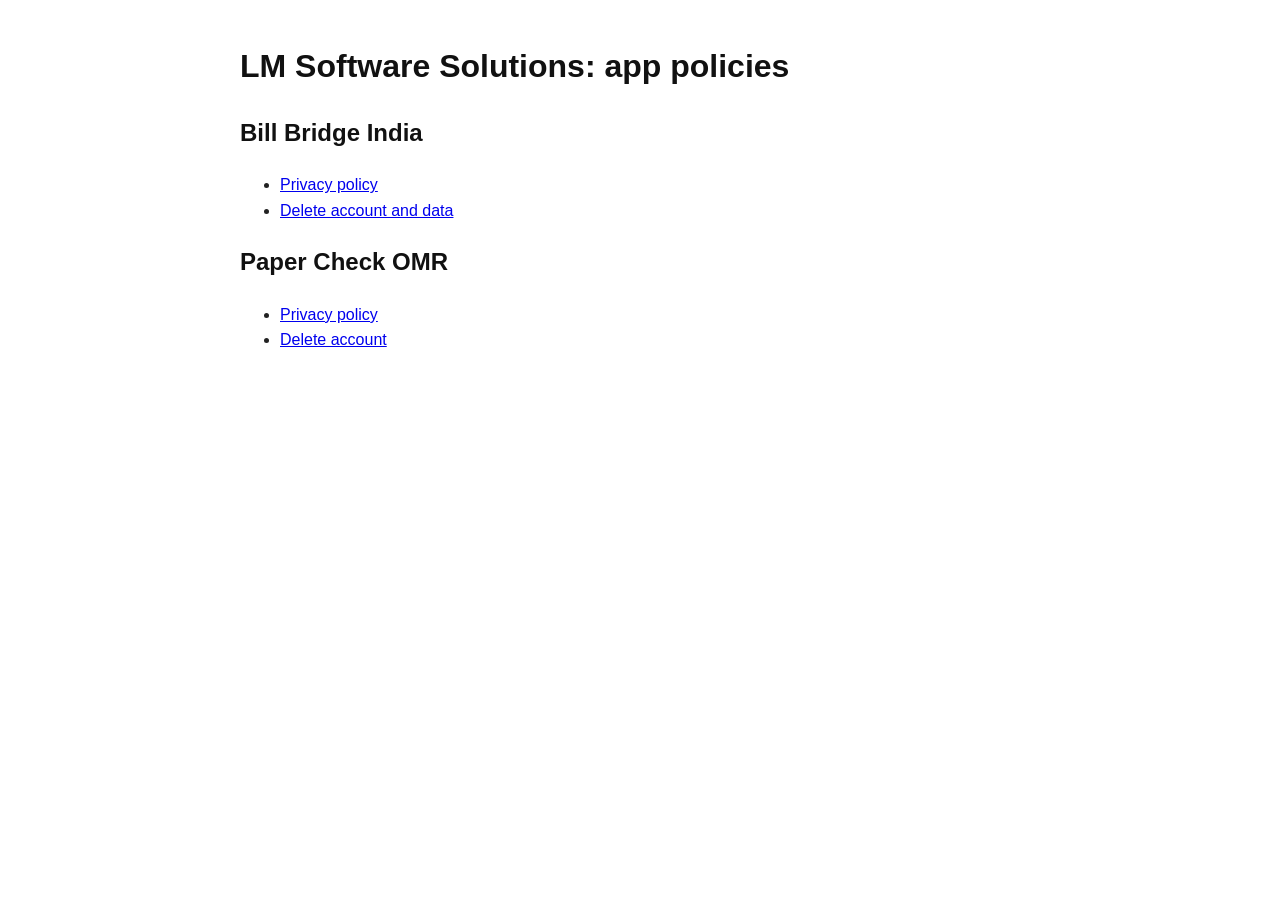
<file: index.html>
<!DOCTYPE html>
<html lang="en"><head><meta charset="UTF-8"><meta name="viewport" content="width=device-width, initial-scale=1">
<title>LM Software Solutions - App policies</title><link rel="stylesheet" href="assets/style.css"></head>
<body>
<h1>LM Software Solutions: app policies</h1>
<h2>Bill Bridge India</h2>
<ul><li><a href="billbridge/privacy.html">Privacy policy</a></li><li><a href="billbridge/delete-account.html">Delete account and data</a></li></ul>
<h2>Paper Check OMR</h2>
<ul><li><a href="privacy_policy.html">Privacy policy</a></li><li><a href="delete-account.html">Delete account</a></li></ul>
</body></html>
</file>
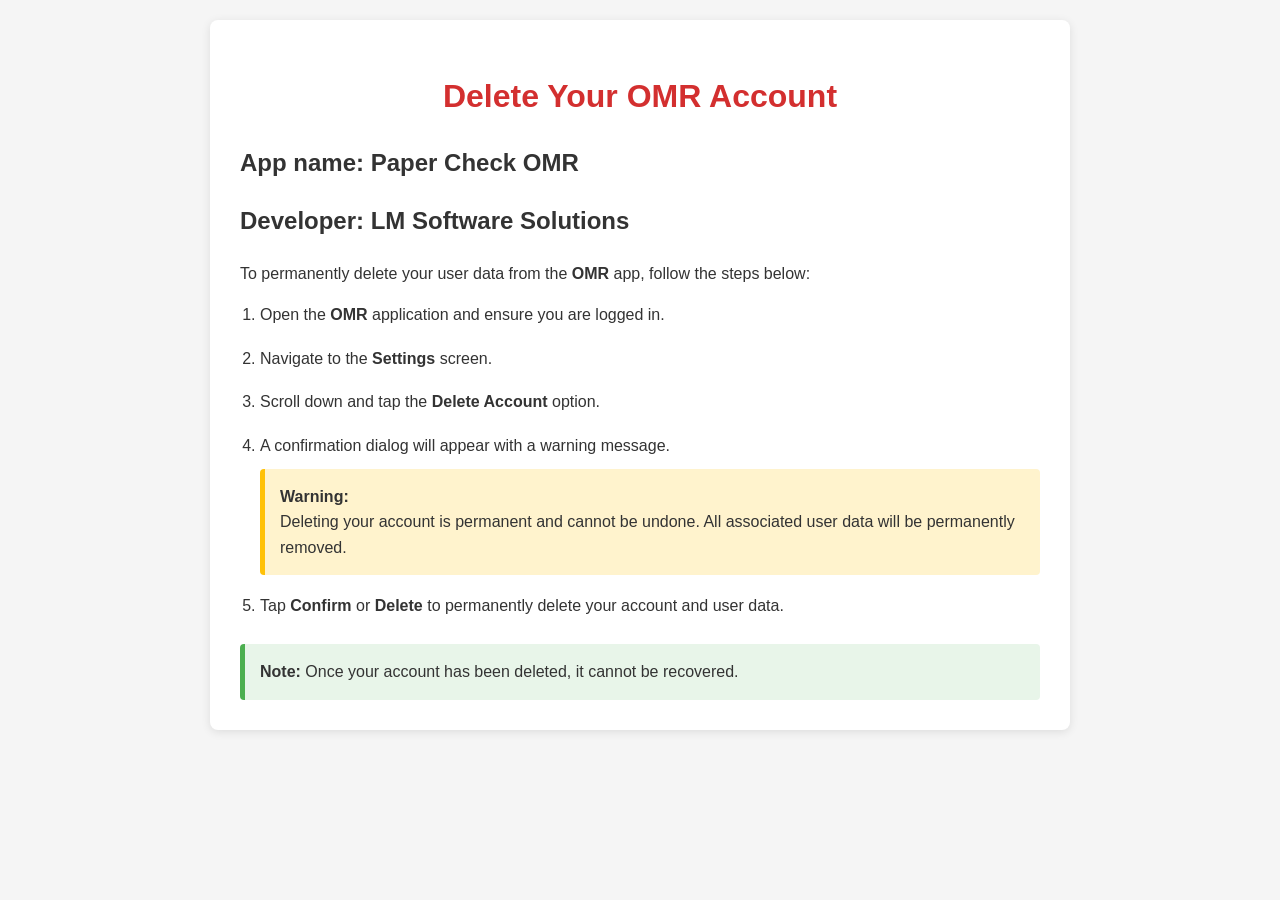
<file: delete-account.html>
<!DOCTYPE html>
<html lang="en">
<head>
    <meta charset="UTF-8">
    <meta name="viewport" content="width=device-width, initial-scale=1.0">
    <title>Delete Account - Paper Check OMR App</title>
    <style>
        body {
            font-family: Arial, Helvetica, sans-serif;
            background-color: #f5f5f5;
            color: #333;
            margin: 0;
            padding: 20px;
            line-height: 1.6;
        }

        .container {
            max-width: 800px;
            margin: 0 auto;
            background: #fff;
            padding: 30px;
            border-radius: 8px;
            box-shadow: 0 2px 10px rgba(0,0,0,0.1);
        }

        h1 {
            color: #d32f2f;
            text-align: center;
        }

        ol {
            padding-left: 20px;
        }

        li {
            margin-bottom: 18px;
        }

        .warning {
            background: #fff3cd;
            border-left: 5px solid #ffc107;
            padding: 15px;
            margin-top: 10px;
            border-radius: 4px;
        }

        .note {
            margin-top: 25px;
            padding: 15px;
            background: #e8f5e9;
            border-left: 5px solid #4caf50;
            border-radius: 4px;
        }

        @media (max-width: 600px) {
            .container {
                padding: 20px;
            }
        }
    </style>
</head>
<body>

<div class="container">
    <h1>Delete Your OMR Account</h1>
    <h2>App name: Paper Check OMR </h2>
    <h2>Developer: LM Software Solutions</h2>

    <p>
        To permanently delete your user data from the <strong>OMR</strong> app,
        follow the steps below:
    </p>

    <ol>
        <li>
            Open the <strong>OMR</strong> application and ensure you are logged in.
        </li>

        <li>
            Navigate to the <strong>Settings</strong> screen.
        </li>

        <li>
            Scroll down and tap the <strong>Delete Account</strong> option.
        </li>

        <li>
            A confirmation dialog will appear with a warning message.
            <div class="warning">
                <strong>Warning:</strong><br>
                Deleting your account is permanent and cannot be undone. All associated
                user data will be permanently removed.
            </div>
        </li>

        <li>
            Tap <strong>Confirm</strong> or <strong>Delete</strong> to permanently
            delete your account and user data.
        </li>
    </ol>

    <div class="note">
        <strong>Note:</strong> Once your account has been deleted, it cannot be recovered.
    </div>
</div>

</body>
</html>
</file>
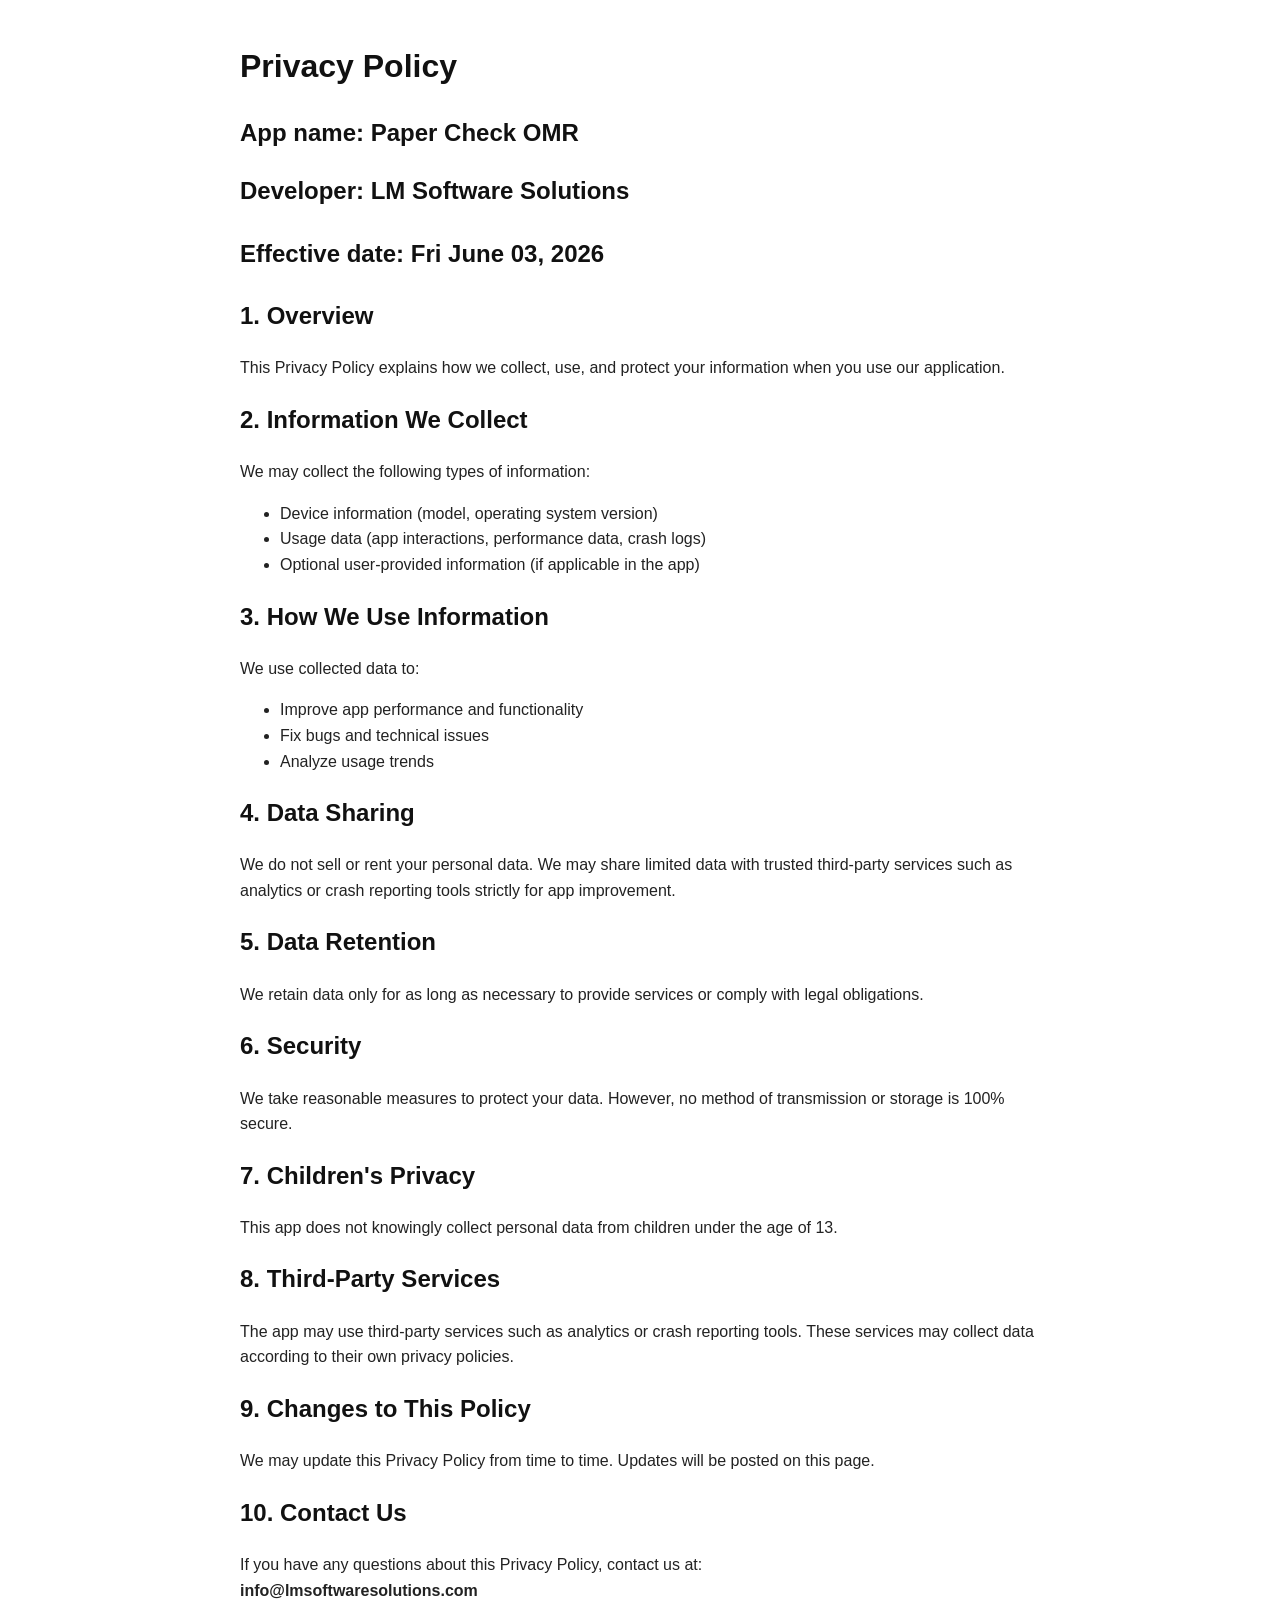
<file: privacy_policy.html>
<!DOCTYPE html>
<html lang="en">
<head>
  <meta charset="UTF-8" />
  <meta name="viewport" content="width=device-width, initial-scale=1.0" />
  <title>Privacy Policy</title>
  <style>
    body {
      font-family: Arial, sans-serif;
      line-height: 1.6;
      max-width: 800px;
      margin: auto;
      padding: 20px;
      color: #222;
    }
    h1, h2 {
      color: #111;
    }
  </style>
</head>

<body>

<h1>Privacy Policy</h1>
<h2>App name: Paper Check OMR </h2>
<h2>Developer: LM Software Solutions<h2>

<p><strong>Effective date:</strong> Fri June 03, 2026</p>

<h2>1. Overview</h2>
<p>
This Privacy Policy explains how we collect, use, and protect your information when you use our application.
</p>

<h2>2. Information We Collect</h2>
<p>We may collect the following types of information:</p>
<ul>
  <li>Device information (model, operating system version)</li>
  <li>Usage data (app interactions, performance data, crash logs)</li>
  <li>Optional user-provided information (if applicable in the app)</li>
</ul>

<h2>3. How We Use Information</h2>
<p>
We use collected data to:
</p>
<ul>
  <li>Improve app performance and functionality</li>
  <li>Fix bugs and technical issues</li>
  <li>Analyze usage trends</li>
</ul>

<h2>4. Data Sharing</h2>
<p>
We do not sell or rent your personal data. We may share limited data with trusted third-party services such as analytics or crash reporting tools strictly for app improvement.
</p>

<h2>5. Data Retention</h2>
<p>
We retain data only for as long as necessary to provide services or comply with legal obligations.
</p>

<h2>6. Security</h2>
<p>
We take reasonable measures to protect your data. However, no method of transmission or storage is 100% secure.
</p>

<h2>7. Children's Privacy</h2>
<p>
This app does not knowingly collect personal data from children under the age of 13.
</p>

<h2>8. Third-Party Services</h2>
<p>
The app may use third-party services such as analytics or crash reporting tools. These services may collect data according to their own privacy policies.
</p>

<h2>9. Changes to This Policy</h2>
<p>
We may update this Privacy Policy from time to time. Updates will be posted on this page.
</p>

<h2>10. Contact Us</h2>
<p>
If you have any questions about this Privacy Policy, contact us at:<br />
<strong>info@lmsoftwaresolutions.com</strong>
</p>

</body>
</html>
</file>
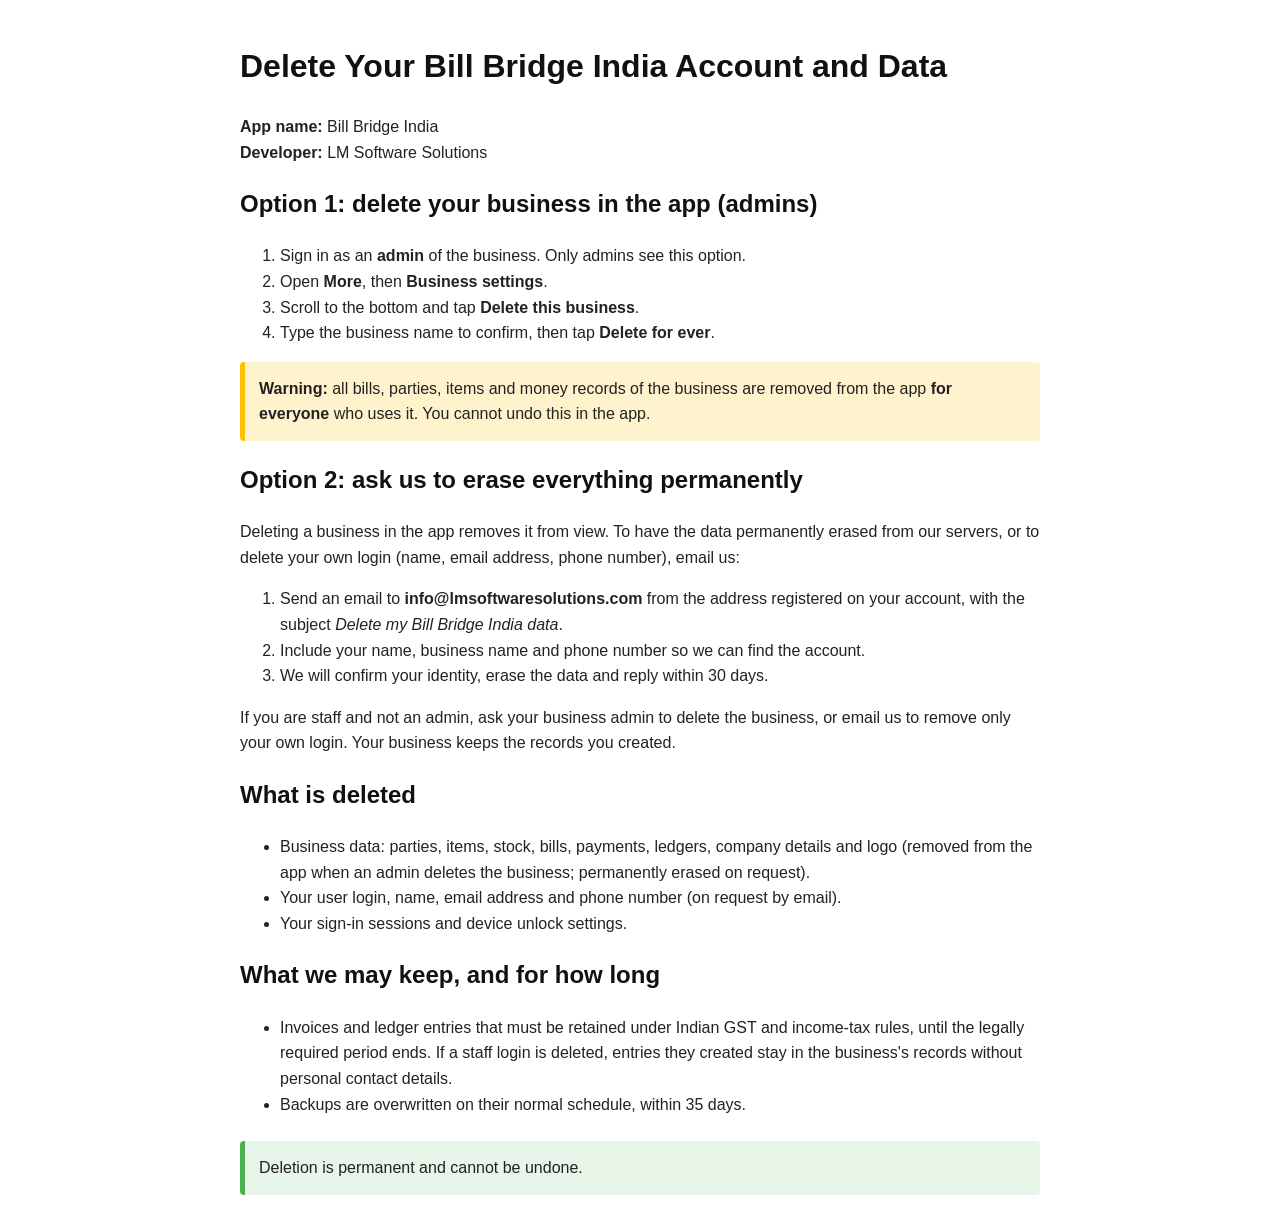
<file: billbridge/delete-account.html>
<!DOCTYPE html>
<html lang="en"><head><meta charset="UTF-8"><meta name="viewport" content="width=device-width, initial-scale=1">
<title>Delete Account - Bill Bridge India</title><link rel="stylesheet" href="../assets/style.css"></head>
<body>
<h1>Delete Your Bill Bridge India Account and Data</h1>
<p><strong>App name:</strong> Bill Bridge India<br><strong>Developer:</strong> LM Software Solutions</p>
<h2>Option 1: delete your business in the app (admins)</h2>
<ol>
<li>Sign in as an <strong>admin</strong> of the business. Only admins see this option.</li>
<li>Open <strong>More</strong>, then <strong>Business settings</strong>.</li>
<li>Scroll to the bottom and tap <strong>Delete this business</strong>.</li>
<li>Type the business name to confirm, then tap <strong>Delete for ever</strong>.</li>
</ol>
<div class="warning"><strong>Warning:</strong> all bills, parties, items and money records of the business are removed from the app <strong>for everyone</strong> who uses it. You cannot undo this in the app.</div>

<h2>Option 2: ask us to erase everything permanently</h2>
<p>Deleting a business in the app removes it from view. To have the data permanently erased from our servers, or to delete your own login (name, email address, phone number), email us:</p>
<ol>
<li>Send an email to <strong>info@lmsoftwaresolutions.com</strong> from the address registered on your account, with the subject <em>Delete my Bill Bridge India data</em>.</li>
<li>Include your name, business name and phone number so we can find the account.</li>
<li>We will confirm your identity, erase the data and reply within 30 days.</li>
</ol>
<p>If you are staff and not an admin, ask your business admin to delete the business, or email us to remove only your own login. Your business keeps the records you created.</p>
<h2>What is deleted</h2>
<ul>
<li>Business data: parties, items, stock, bills, payments, ledgers, company details and logo (removed from the app when an admin deletes the business; permanently erased on request).</li>
<li>Your user login, name, email address and phone number (on request by email).</li>
<li>Your sign-in sessions and device unlock settings.</li>
</ul>

<h2>What we may keep, and for how long</h2>
<ul>
<li>Invoices and ledger entries that must be retained under Indian GST and income-tax rules, until the legally required period ends. If a staff login is deleted, entries they created stay in the business's records without personal contact details.</li>
<li>Backups are overwritten on their normal schedule, within 35 days.</li>
</ul>

<div class="note">Deletion is permanent and cannot be undone.</div>
</body></html>
</file>
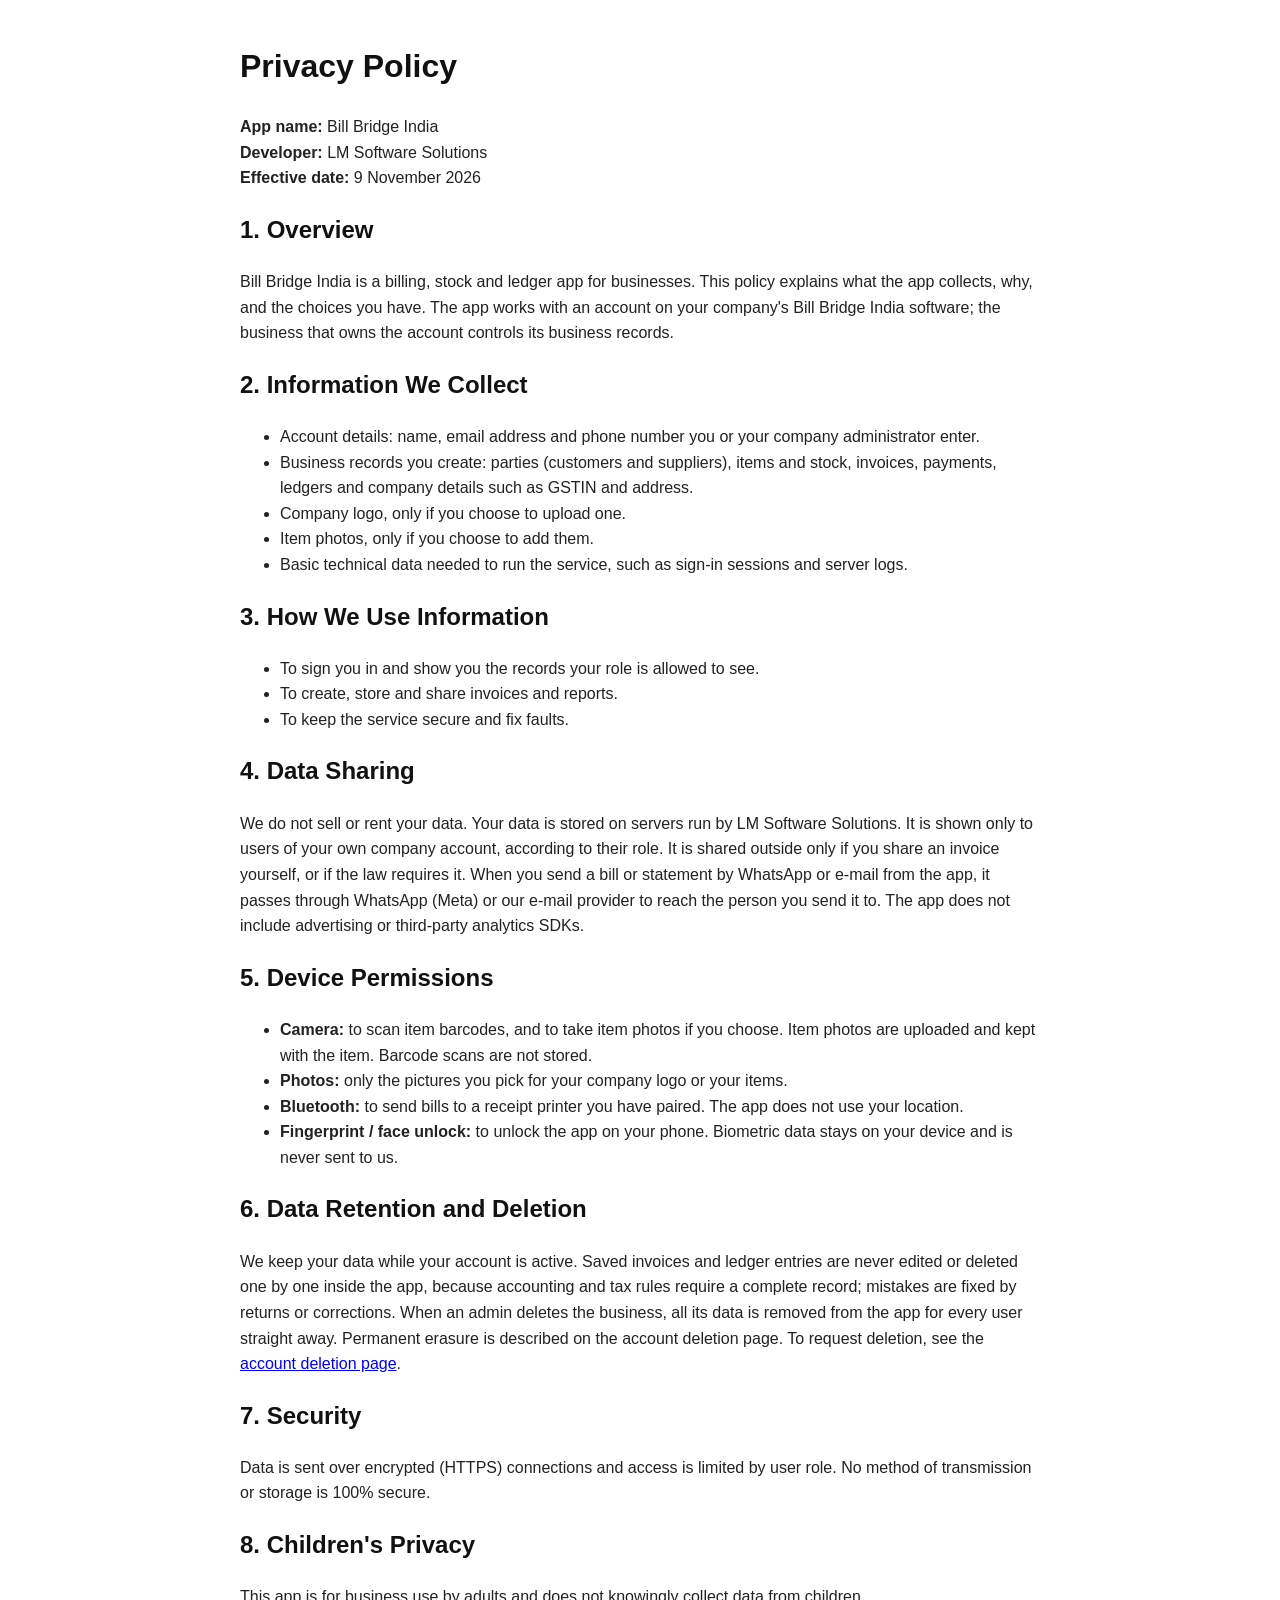
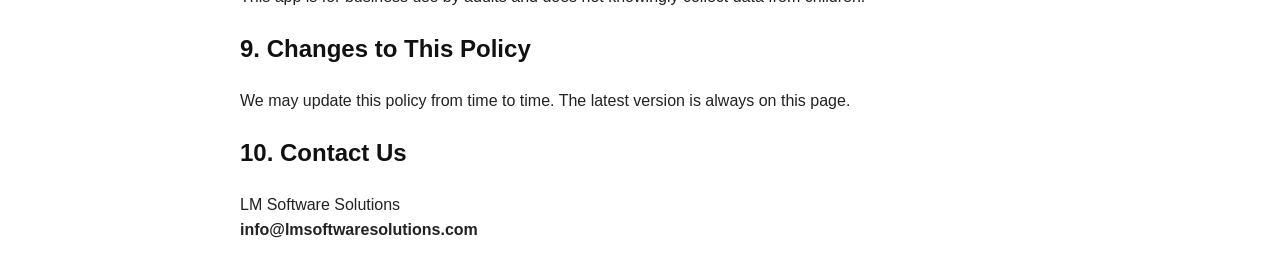
<file: billbridge/privacy.html>
<!DOCTYPE html>
<html lang="en"><head><meta charset="UTF-8"><meta name="viewport" content="width=device-width, initial-scale=1">
<title>Privacy Policy - Bill Bridge India</title><link rel="stylesheet" href="../assets/style.css"></head>
<body>
<h1>Privacy Policy</h1>
<p><strong>App name:</strong> Bill Bridge India<br><strong>Developer:</strong> LM Software Solutions<br><strong>Effective date:</strong> 9 November 2026</p>

<h2>1. Overview</h2>
<p>Bill Bridge India is a billing, stock and ledger app for businesses. This policy explains what the app collects, why, and the choices you have. The app works with an account on your company's Bill Bridge India software; the business that owns the account controls its business records.</p>

<h2>2. Information We Collect</h2>
<ul>
<li>Account details: name, email address and phone number you or your company administrator enter.</li>
<li>Business records you create: parties (customers and suppliers), items and stock, invoices, payments, ledgers and company details such as GSTIN and address.</li>
<li>Company logo, only if you choose to upload one.</li>
<li>Item photos, only if you choose to add them.</li>
<li>Basic technical data needed to run the service, such as sign-in sessions and server logs.</li>
</ul>

<h2>3. How We Use Information</h2>
<ul>
<li>To sign you in and show you the records your role is allowed to see.</li>
<li>To create, store and share invoices and reports.</li>
<li>To keep the service secure and fix faults.</li>
</ul>

<h2>4. Data Sharing</h2>
<p>We do not sell or rent your data. Your data is stored on servers run by LM Software Solutions. It is shown only to users of your own company account, according to their role. It is shared outside only if you share an invoice yourself, or if the law requires it. When you send a bill or statement by WhatsApp or e-mail from the app, it passes through WhatsApp (Meta) or our e-mail provider to reach the person you send it to. The app does not include advertising or third-party analytics SDKs.</p>

<h2>5. Device Permissions</h2>
<ul>
<li><strong>Camera:</strong> to scan item barcodes, and to take item photos if you choose. Item photos are uploaded and kept with the item. Barcode scans are not stored.</li>
<li><strong>Photos:</strong> only the pictures you pick for your company logo or your items.</li>
<li><strong>Bluetooth:</strong> to send bills to a receipt printer you have paired. The app does not use your location.</li>
<li><strong>Fingerprint / face unlock:</strong> to unlock the app on your phone. Biometric data stays on your device and is never sent to us.</li>
</ul>

<h2>6. Data Retention and Deletion</h2>
<p>We keep your data while your account is active. Saved invoices and ledger entries are never edited or deleted one by one inside the app, because accounting and tax rules require a complete record; mistakes are fixed by returns or corrections. When an admin deletes the business, all its data is removed from the app for every user straight away. Permanent erasure is described on the account deletion page. To request deletion, see the <a href="delete-account.html">account deletion page</a>.</p>

<h2>7. Security</h2>
<p>Data is sent over encrypted (HTTPS) connections and access is limited by user role. No method of transmission or storage is 100% secure.</p>

<h2>8. Children's Privacy</h2>
<p>This app is for business use by adults and does not knowingly collect data from children.</p>

<h2>9. Changes to This Policy</h2>
<p>We may update this policy from time to time. The latest version is always on this page.</p>

<h2>10. Contact Us</h2>
<p>LM Software Solutions<br><strong>info@lmsoftwaresolutions.com</strong></p>
</body></html>
</file>
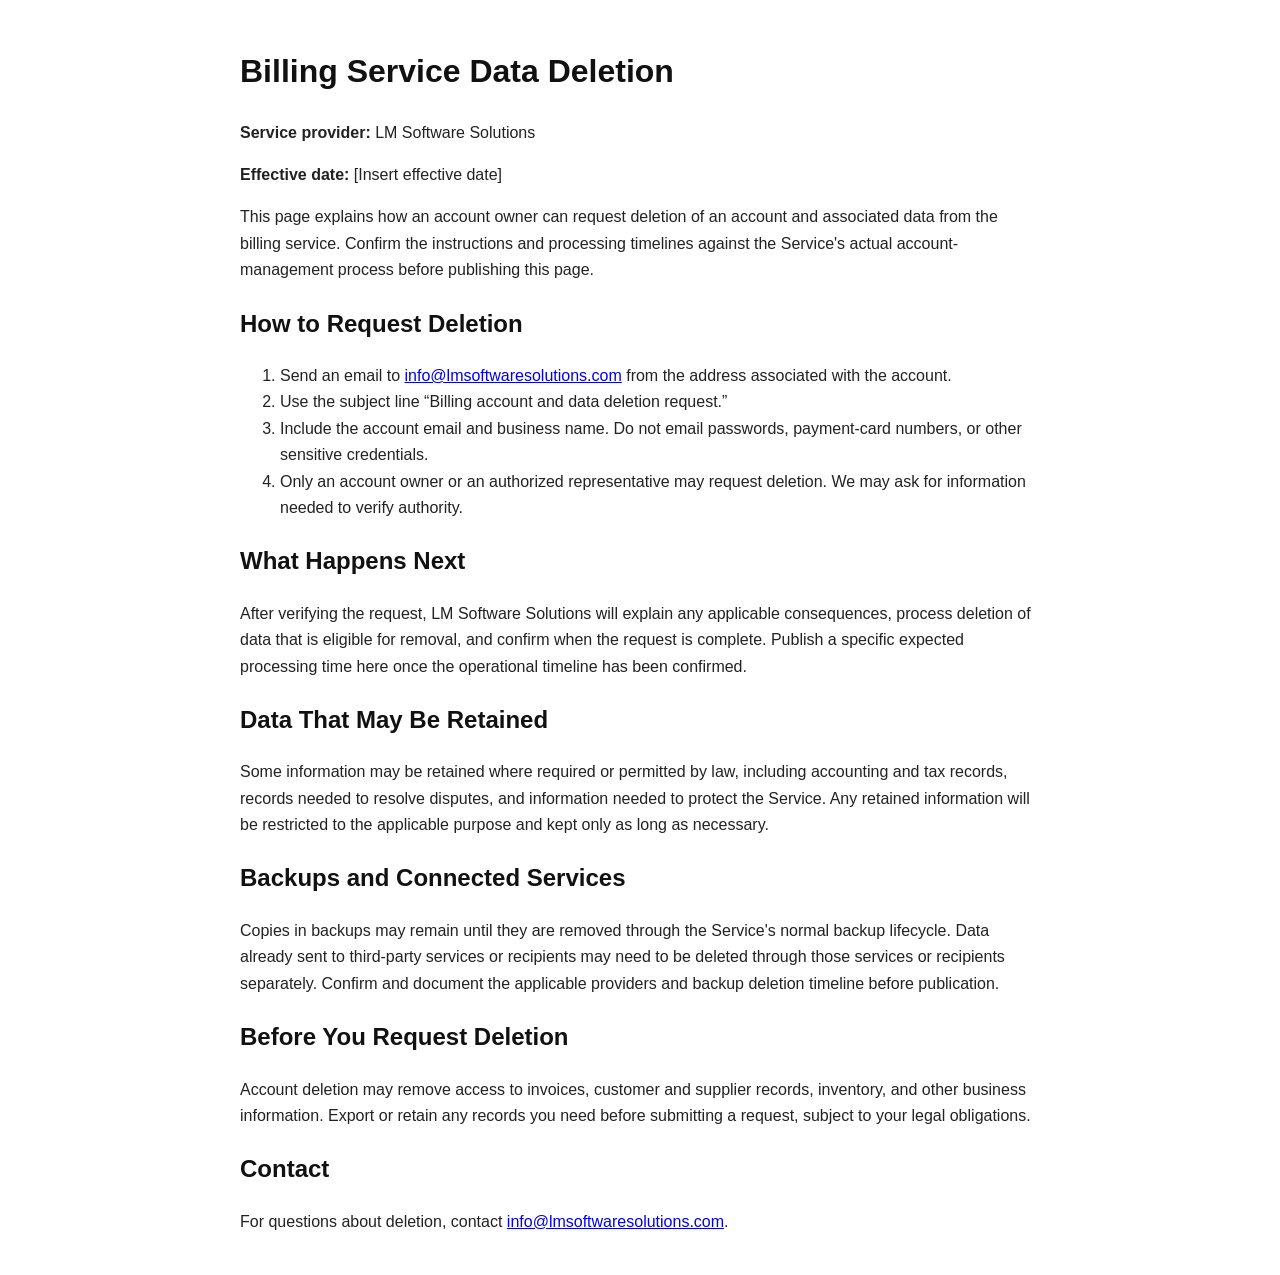
<file: billing/data_deletion.html>
<!DOCTYPE html>
<html lang="en">
<head>
  <meta charset="UTF-8" />
  <meta name="viewport" content="width=device-width, initial-scale=1.0" />
  <title>Billing Service Data Deletion</title>
  <style>
    body {
      max-width: 800px;
      margin: 0 auto;
      padding: 24px;
      color: #222;
      font-family: Arial, sans-serif;
      line-height: 1.65;
    }
    h1, h2 { color: #111; }
  </style>
</head>
<body>
  <main>
    <h1>Billing Service Data Deletion</h1>
    <p><strong>Service provider:</strong> LM Software Solutions</p>
    <p><strong>Effective date:</strong> [Insert effective date]</p>

    <p>
      This page explains how an account owner can request deletion of an account
      and associated data from the billing service. Confirm the instructions and
      processing timelines against the Service's actual account-management process
      before publishing this page.
    </p>

    <h2>How to Request Deletion</h2>
    <ol>
      <li>Send an email to <a href="mailto:info@lmsoftwaresolutions.com">info@lmsoftwaresolutions.com</a> from the address associated with the account.</li>
      <li>Use the subject line “Billing account and data deletion request.”</li>
      <li>Include the account email and business name. Do not email passwords, payment-card numbers, or other sensitive credentials.</li>
      <li>Only an account owner or an authorized representative may request deletion. We may ask for information needed to verify authority.</li>
    </ol>

    <h2>What Happens Next</h2>
    <p>After verifying the request, LM Software Solutions will explain any applicable consequences, process deletion of data that is eligible for removal, and confirm when the request is complete. Publish a specific expected processing time here once the operational timeline has been confirmed.</p>

    <h2>Data That May Be Retained</h2>
    <p>Some information may be retained where required or permitted by law, including accounting and tax records, records needed to resolve disputes, and information needed to protect the Service. Any retained information will be restricted to the applicable purpose and kept only as long as necessary.</p>

    <h2>Backups and Connected Services</h2>
    <p>Copies in backups may remain until they are removed through the Service's normal backup lifecycle. Data already sent to third-party services or recipients may need to be deleted through those services or recipients separately. Confirm and document the applicable providers and backup deletion timeline before publication.</p>

    <h2>Before You Request Deletion</h2>
    <p>Account deletion may remove access to invoices, customer and supplier records, inventory, and other business information. Export or retain any records you need before submitting a request, subject to your legal obligations.</p>

    <h2>Contact</h2>
    <p>For questions about deletion, contact <a href="mailto:info@lmsoftwaresolutions.com">info@lmsoftwaresolutions.com</a>.</p>
  </main>
</body>
</html>
</file>
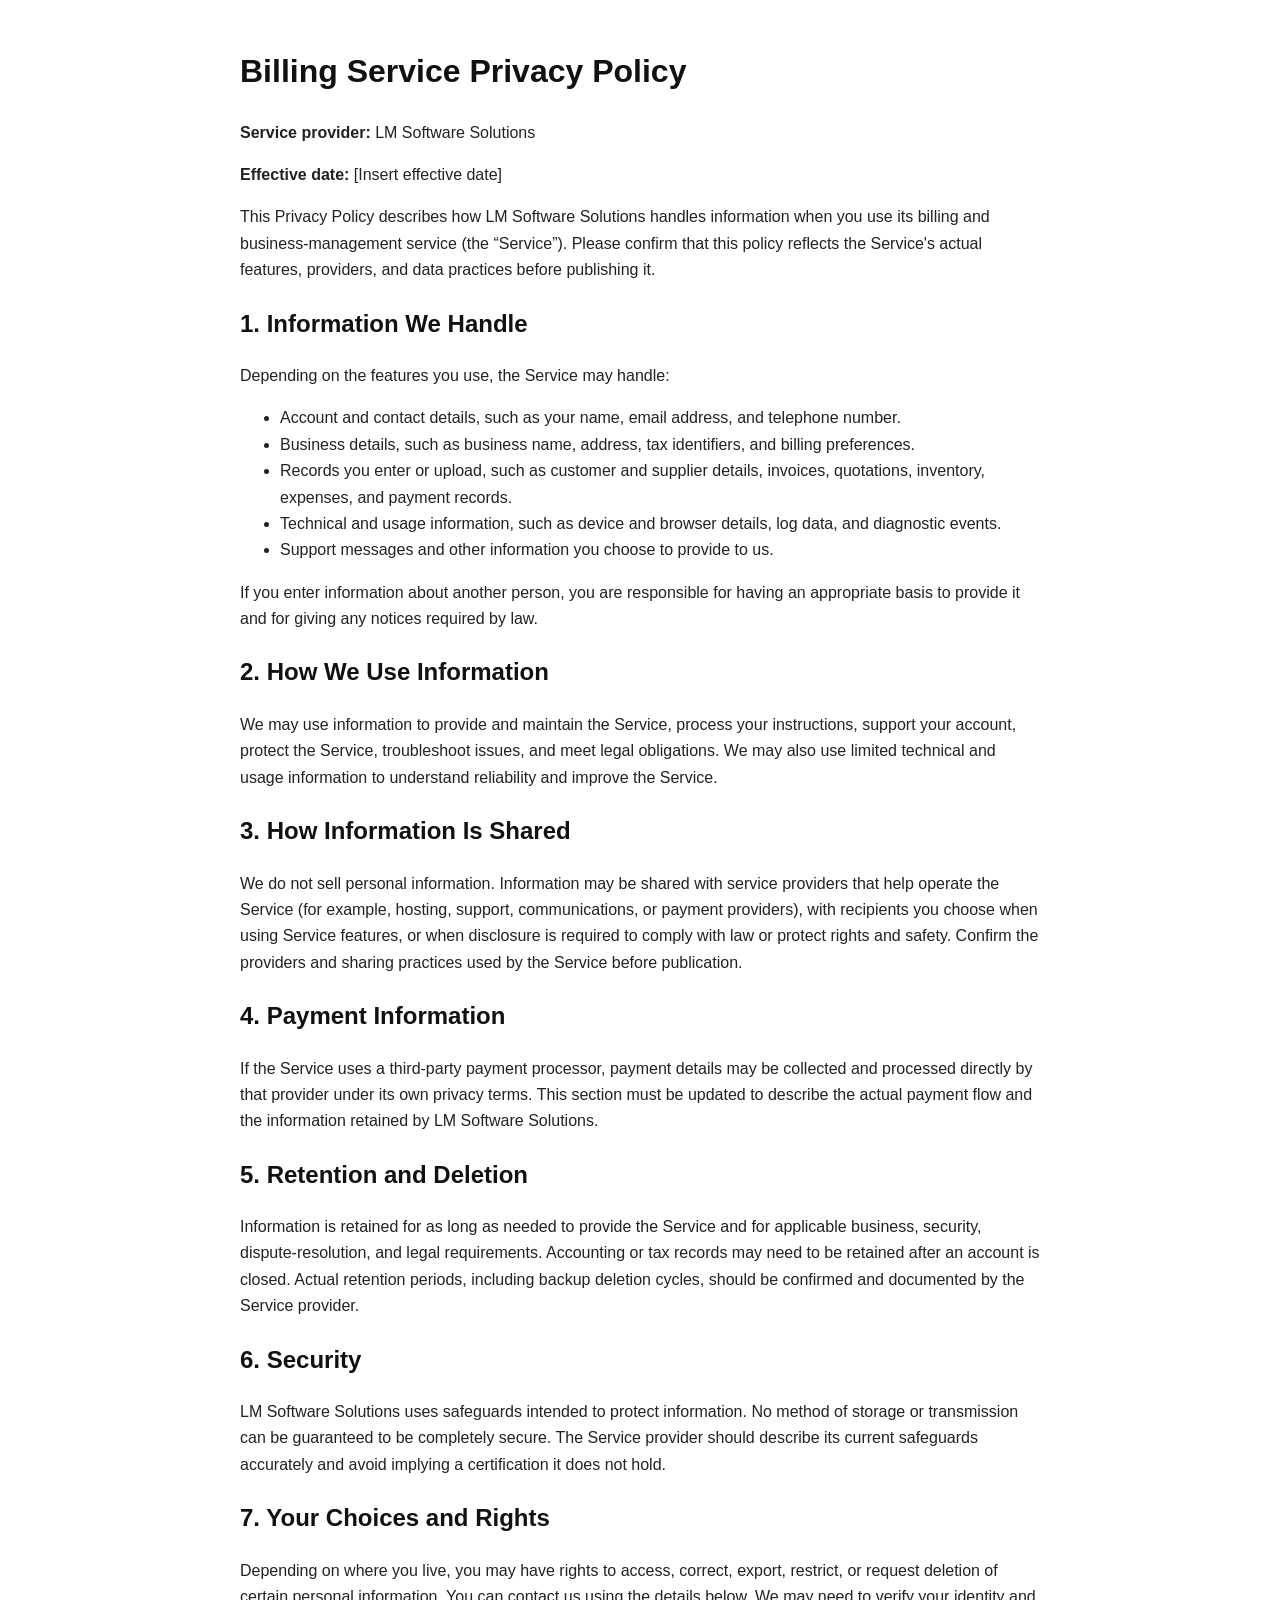
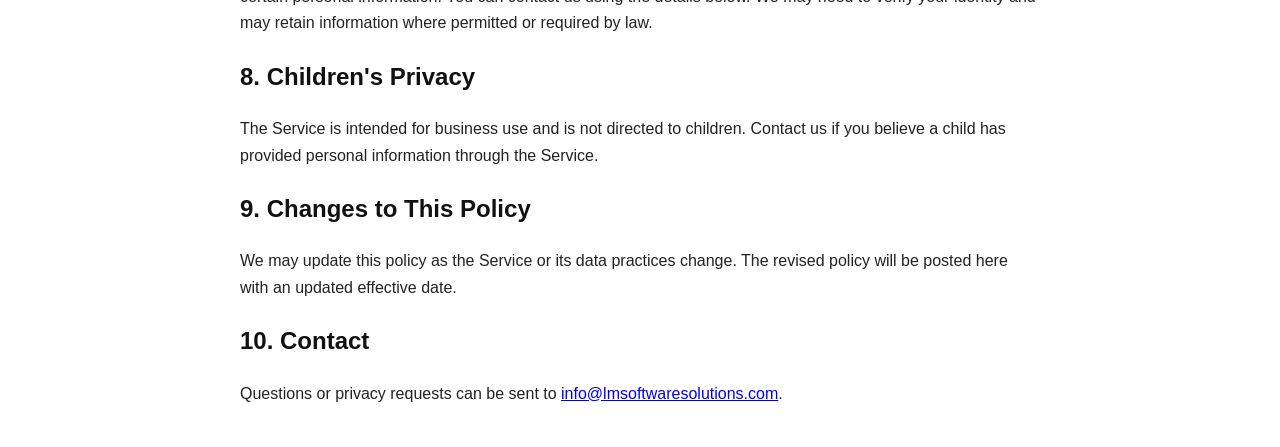
<file: billing/privacy_policy.html>
<!DOCTYPE html>
<html lang="en">
<head>
  <meta charset="UTF-8" />
  <meta name="viewport" content="width=device-width, initial-scale=1.0" />
  <title>Billing Service Privacy Policy</title>
  <style>
    body {
      max-width: 800px;
      margin: 0 auto;
      padding: 24px;
      color: #222;
      font-family: Arial, sans-serif;
      line-height: 1.65;
    }
    h1, h2 { color: #111; }
  </style>
</head>
<body>
  <main>
    <h1>Billing Service Privacy Policy</h1>
    <p><strong>Service provider:</strong> LM Software Solutions</p>
    <p><strong>Effective date:</strong> [Insert effective date]</p>

    <p>
      This Privacy Policy describes how LM Software Solutions handles information
      when you use its billing and business-management service (the “Service”).
      Please confirm that this policy reflects the Service's actual features,
      providers, and data practices before publishing it.
    </p>

    <h2>1. Information We Handle</h2>
    <p>Depending on the features you use, the Service may handle:</p>
    <ul>
      <li>Account and contact details, such as your name, email address, and telephone number.</li>
      <li>Business details, such as business name, address, tax identifiers, and billing preferences.</li>
      <li>Records you enter or upload, such as customer and supplier details, invoices, quotations, inventory, expenses, and payment records.</li>
      <li>Technical and usage information, such as device and browser details, log data, and diagnostic events.</li>
      <li>Support messages and other information you choose to provide to us.</li>
    </ul>
    <p>
      If you enter information about another person, you are responsible for having
      an appropriate basis to provide it and for giving any notices required by law.
    </p>

    <h2>2. How We Use Information</h2>
    <p>We may use information to provide and maintain the Service, process your instructions, support your account, protect the Service, troubleshoot issues, and meet legal obligations. We may also use limited technical and usage information to understand reliability and improve the Service.</p>

    <h2>3. How Information Is Shared</h2>
    <p>We do not sell personal information. Information may be shared with service providers that help operate the Service (for example, hosting, support, communications, or payment providers), with recipients you choose when using Service features, or when disclosure is required to comply with law or protect rights and safety. Confirm the providers and sharing practices used by the Service before publication.</p>

    <h2>4. Payment Information</h2>
    <p>If the Service uses a third-party payment processor, payment details may be collected and processed directly by that provider under its own privacy terms. This section must be updated to describe the actual payment flow and the information retained by LM Software Solutions.</p>

    <h2>5. Retention and Deletion</h2>
    <p>Information is retained for as long as needed to provide the Service and for applicable business, security, dispute-resolution, and legal requirements. Accounting or tax records may need to be retained after an account is closed. Actual retention periods, including backup deletion cycles, should be confirmed and documented by the Service provider.</p>

    <h2>6. Security</h2>
    <p>LM Software Solutions uses safeguards intended to protect information. No method of storage or transmission can be guaranteed to be completely secure. The Service provider should describe its current safeguards accurately and avoid implying a certification it does not hold.</p>

    <h2>7. Your Choices and Rights</h2>
    <p>Depending on where you live, you may have rights to access, correct, export, restrict, or request deletion of certain personal information. You can contact us using the details below. We may need to verify your identity and may retain information where permitted or required by law.</p>

    <h2>8. Children's Privacy</h2>
    <p>The Service is intended for business use and is not directed to children. Contact us if you believe a child has provided personal information through the Service.</p>

    <h2>9. Changes to This Policy</h2>
    <p>We may update this policy as the Service or its data practices change. The revised policy will be posted here with an updated effective date.</p>

    <h2>10. Contact</h2>
    <p>Questions or privacy requests can be sent to <a href="mailto:info@lmsoftwaresolutions.com">info@lmsoftwaresolutions.com</a>.</p>
  </main>
</body>
</html>
</file>
<file: assets/style.css>
body{font-family:Arial,Helvetica,sans-serif;line-height:1.6;max-width:800px;margin:auto;padding:20px;color:#222}
h1,h2{color:#111}.note{margin-top:24px;padding:14px;background:#e8f5e9;border-left:5px solid #4caf50;border-radius:4px}
.warning{padding:14px;background:#fff3cd;border-left:5px solid #ffc107;border-radius:4px}
</file>
